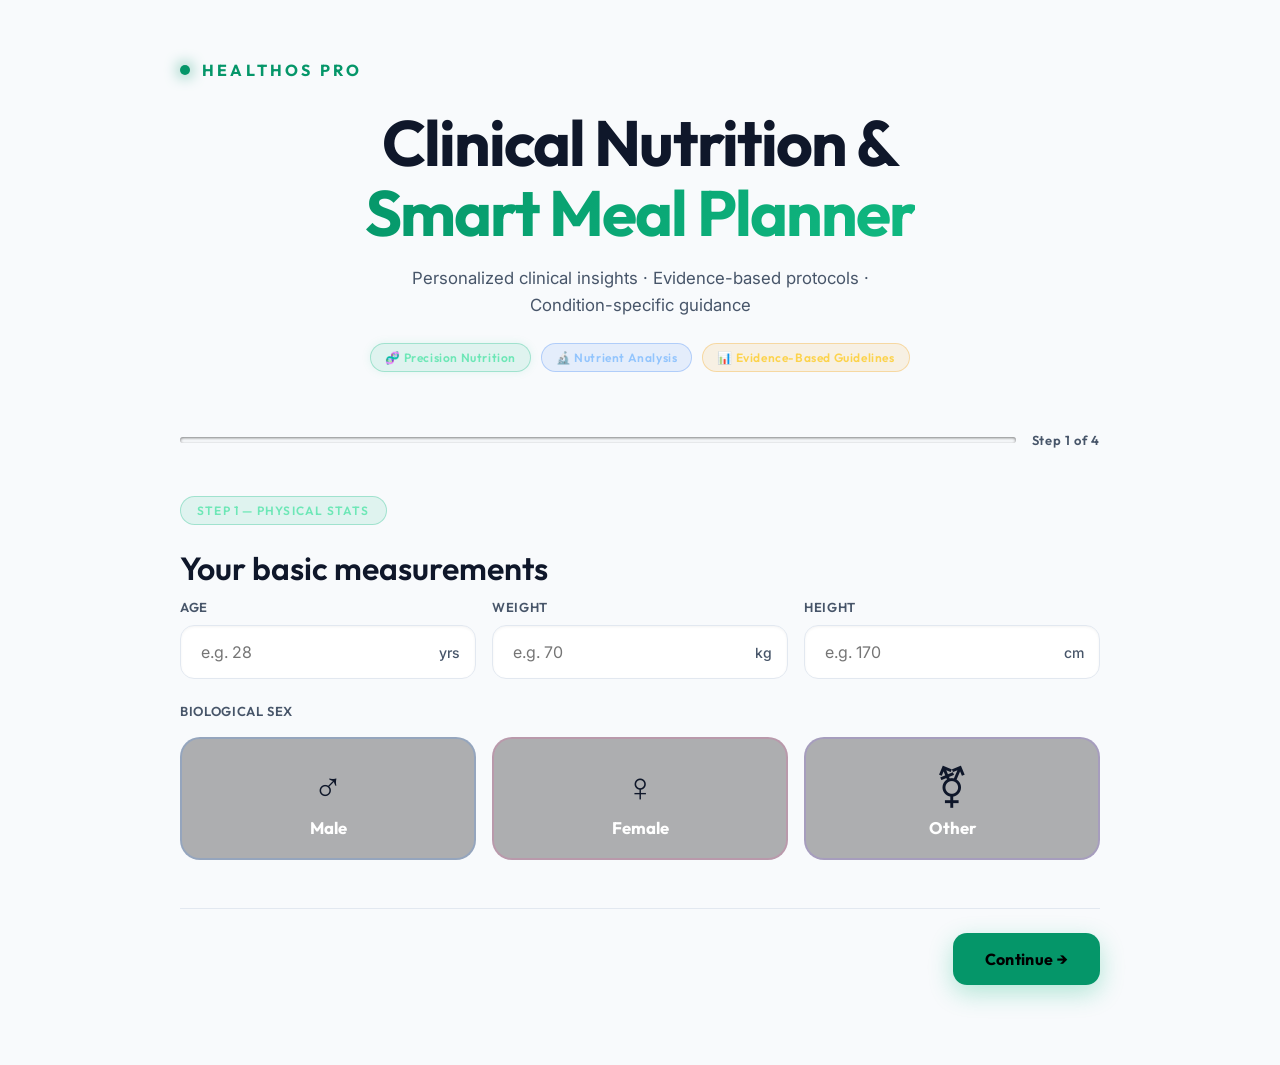
<file: frontend/index.html>
<!DOCTYPE html>
<html lang="en">

<head>
    <meta charset="UTF-8">
    <meta name="viewport" content="width=device-width, initial-scale=1.0">
    <title>HealthOS Pro — AI-Powered Clinical Nutrition</title>
    <link rel="stylesheet" href="styles.css">
    <link
        href="https://fonts.googleapis.com/css2?family=Outfit:wght@300;400;500;600;700;800&family=Inter:ital,wght@0,300;0,400;0,500;1,300&display=swap"
        rel="stylesheet">
</head>

<body>
    <div class="app">
        <header class="header">
            <div style="display: flex; justify-content: space-between; align-items: center; margin-bottom: 28px;">
                <div class="logo" style="margin-bottom: 0;">
                    <div class="logo-dot"></div>
                    <span>HealthOS Pro</span>
                </div>
            </div>
            <h1>Clinical Nutrition &<br><span>Smart Meal Planner</span></h1>
            <p class="subtitle">Personalized clinical insights · Evidence-based protocols · Condition-specific guidance</p>
            <div class="model-strip">
                <div class="mbadge green">🧬 Precision Nutrition</div>
                <div class="mbadge blue">🔬 Nutrient Analysis</div>
                <div class="mbadge amber">📊 Evidence-Based Guidelines</div>
            </div>
        </header>

        <div class="progress-wrap">
            <div class="progress-bar">
                <div class="progress-fill" id="pFill"></div>
            </div>
            <div class="progress-label" id="pLabel">Step 1 of 4</div>
        </div>

        <div class="api-settings" style="display: none;">
            <span class="api-label">AI Model:</span>
            <select id="aiProvider" class="api-select">
                <option value="openrouter">OpenRouter (Free / Gemini)</option>
                <option value="mock">Smart Mock AI (Offline)</option>
            </select>
            <input type="text" id="apiKey" placeholder="API Key (optional - for OpenRouter)" class="api-input">
            <button class="btn-secondary" onclick="saveApiSettings()">Save</button>
            <span class="api-badge" id="apiStatus">AI Ready</span>
        </div>

        <!-- ==================== Step 1 ==================== -->
        <div class="step active" id="step1">
            <div class="step-tag">Step 1 — Physical Stats</div>
            <div class="step-title">Your basic measurements</div>
            <div class="field-row">
                <div class="field-group">
                    <div class="field-label">Age</div>
                    <div class="input-wrap">
                        <input type="number" id="age" placeholder="e.g. 28" min="1" max="120">
                        <span class="unit">yrs</span>
                    </div>
                </div>
                <div class="field-group">
                    <div class="field-label">Weight</div>
                    <div class="input-wrap">
                        <input type="number" id="weight" placeholder="e.g. 70" min="1" max="300">
                        <span class="unit">kg</span>
                    </div>
                </div>
                <div class="field-group">
                    <div class="field-label">Height</div>
                    <div class="input-wrap">
                        <input type="number" id="height" placeholder="e.g. 170" min="50" max="250">
                        <span class="unit">cm</span>
                    </div>
                </div>
            </div>

            <!-- Redesigned Gender Selection -->
            <div class="field-group">
                <div class="field-label">Biological Sex</div>
                <div class="gender-grid">
                    <div class="gender-card male-card" onclick="pickGender('Male', this)">
                        <div class="gender-check-badge">✓</div>
                        <div class="gender-icon">♂</div>
                        <div class="gender-name">Male</div>
                    </div>
                    <div class="gender-card female-card" onclick="pickGender('Female', this)">
                        <div class="gender-check-badge">✓</div>
                        <div class="gender-icon">♀</div>
                        <div class="gender-name">Female</div>
                    </div>
                    <div class="gender-card other-card" onclick="pickGender('Other', this)">
                        <div class="gender-check-badge">✓</div>
                        <div class="gender-icon">⚧</div>
                        <div class="gender-name">Other</div>
                    </div>
                </div>
            </div>

            <div id="e1" class="error-container"></div>
            <div class="nav-row">
                <div></div>
                <button class="btn btn-primary" onclick="go(1,2)">Continue →</button>
            </div>
        </div>

        <!-- ==================== Step 2 ==================== -->
        <div class="step" id="step2">
            <div class="step-tag">Step 2 — Activity Level</div>
            <div class="step-title">How active are you?</div>
            <div class="grid-2" id="actGrid">
                <div class="choice-card" data-val="Sedentary" onclick="pick('activity',this)">
                    <div class="check-badge">✓</div>
                    <div class="choice-icon">🛋️</div>
                    <div class="choice-name">Sedentary</div>
                    <div class="choice-desc">Desk job, little or no exercise</div>
                </div>
                <div class="choice-card" data-val="Lightly Active" onclick="pick('activity',this)">
                    <div class="check-badge">✓</div>
                    <div class="choice-icon">🚶</div>
                    <div class="choice-name">Lightly Active</div>
                    <div class="choice-desc">Light exercise 1–3 days/week</div>
                </div>
                <div class="choice-card" data-val="Moderately Active" onclick="pick('activity',this)">
                    <div class="check-badge">✓</div>
                    <div class="choice-icon">🏃</div>
                    <div class="choice-name">Moderately Active</div>
                    <div class="choice-desc">Moderate exercise 3–5 days/week</div>
                </div>
                <div class="choice-card" data-val="Very Active" onclick="pick('activity',this)">
                    <div class="check-badge">✓</div>
                    <div class="choice-icon">🏋️</div>
                    <div class="choice-name">Very Active</div>
                    <div class="choice-desc">Hard exercise 6–7 days/week</div>
                </div>
                <div class="choice-card" data-val="Extremely Active" onclick="pick('activity',this)">
                    <div class="check-badge">✓</div>
                    <div class="choice-icon">🔥</div>
                    <div class="choice-name">Extremely Active</div>
                    <div class="choice-desc">Physical job or twice-daily training</div>
                </div>
            </div>
            <div id="e2" class="error-container"></div>
            <div class="nav-row">
                <button class="btn btn-ghost" onclick="go(2,1)">← Back</button>
                <button class="btn btn-primary" onclick="go(2,3)">Continue →</button>
            </div>
        </div>

        <!-- ==================== Step 3 ==================== -->
        <div class="step" id="step3">
            <div class="step-tag">Step 3 — Dietary Preference</div>
            <div class="step-title">What do you eat?</div>
            <div class="grid-3" id="dietGrid">
                <div class="choice-card" data-val="Omnivore" onclick="pick('diet',this)">
                    <div class="check-badge">✓</div>
                    <div class="choice-icon">🥗</div>
                    <div class="choice-name">Omnivore</div>
                    <div class="choice-desc">Everything incl. meat</div>
                </div>
                <div class="choice-card" data-val="Vegetarian" onclick="pick('diet',this)">
                    <div class="check-badge">✓</div>
                    <div class="choice-icon">🥦</div>
                    <div class="choice-name">Vegetarian</div>
                    <div class="choice-desc">No meat, includes dairy</div>
                </div>
                <div class="choice-card" data-val="Vegan" onclick="pick('diet',this)">
                    <div class="check-badge">✓</div>
                    <div class="choice-icon">🌱</div>
                    <div class="choice-name">Vegan</div>
                    <div class="choice-desc">Plant-based only</div>
                </div>
                <div class="choice-card" data-val="Pescatarian" onclick="pick('diet',this)">
                    <div class="check-badge">✓</div>
                    <div class="choice-icon">🐟</div>
                    <div class="choice-name">Pescatarian</div>
                    <div class="choice-desc">Vegetarian + seafood</div>
                </div>
                <div class="choice-card" data-val="Keto" onclick="pick('diet',this)">
                    <div class="check-badge">✓</div>
                    <div class="choice-icon">🥑</div>
                    <div class="choice-name">Keto</div>
                    <div class="choice-desc">High fat, very low carb</div>
                </div>
                <div class="choice-card" data-val="Gluten-Free" onclick="pick('diet',this)">
                    <div class="check-badge">✓</div>
                    <div class="choice-icon">🌾</div>
                    <div class="choice-name">Gluten-Free</div>
                    <div class="choice-desc">No gluten grains</div>
                </div>
            </div>
            <div id="e3" class="error-container"></div>
            <div class="nav-row">
                <button class="btn btn-ghost" onclick="go(3,2)">← Back</button>
                <button class="btn btn-primary" onclick="go(3,4)">Continue →</button>
            </div>
        </div>

        <!-- ==================== Step 4 ==================== -->
        <div class="step" id="step4">
            <div class="step-tag">Step 4 — Health Flags</div>
            <div class="step-title">Allergies & chronic conditions</div>
            <div class="field-group">
                <div class="field-label">Food Allergies <span style="font-weight:400;font-size:0.8rem;opacity:0.6;">(optional)</span></div>
                <div class="tag-grid" id="allergyGrid">
                    <div class="tag-chip danger" data-val="Nuts" onclick="tog('allergy',this)">🥜 Nuts</div>
                    <div class="tag-chip danger" data-val="Peanuts" onclick="tog('allergy',this)">🥜 Peanuts</div>
                    <div class="tag-chip danger" data-val="Tree Nuts" onclick="tog('allergy',this)">🌰 Tree Nuts</div>
                    <div class="tag-chip danger" data-val="Dairy" onclick="tog('allergy',this)">🥛 Dairy</div>
                    <div class="tag-chip danger" data-val="Lactose" onclick="tog('allergy',this)">🥛 Lactose</div>
                    <div class="tag-chip danger" data-val="Gluten" onclick="tog('allergy',this)">🍞 Gluten</div>
                    <div class="tag-chip danger" data-val="Wheat" onclick="tog('allergy',this)">🌾 Wheat</div>
                    <div class="tag-chip danger" data-val="Shellfish" onclick="tog('allergy',this)">🦐 Shellfish</div>
                    <div class="tag-chip danger" data-val="Fish" onclick="tog('allergy',this)">🐟 Fish</div>
                    <div class="tag-chip danger" data-val="Eggs" onclick="tog('allergy',this)">🥚 Eggs</div>
                    <div class="tag-chip danger" data-val="Soy" onclick="tog('allergy',this)">🫘 Soy</div>
                    <div class="tag-chip danger" data-val="Sesame" onclick="tog('allergy',this)">🌿 Sesame</div>
                    <div class="tag-chip danger" data-val="Mustard" onclick="tog('allergy',this)">🌻 Mustard</div>
                    <div class="tag-chip danger" data-val="Sulphites" onclick="tog('allergy',this)">⚗️ Sulphites</div>
                    <div class="tag-chip danger" data-val="Lupin" onclick="tog('allergy',this)">🌱 Lupin</div>
                    <div class="tag-chip danger" data-val="Celery" onclick="tog('allergy',this)">🥬 Celery</div>
                    <div class="tag-chip danger" data-val="Molluscs" onclick="tog('allergy',this)">🐚 Molluscs</div>
                    <div class="tag-chip danger" data-val="None" onclick="tog('allergy',this)">✓ None</div>
                </div>
            </div>
            <div class="divider"></div>
            <div class="field-group">
                <div class="field-label">Chronic Conditions</div>
                <div class="tag-grid" id="condGrid">
                    <div class="tag-chip" data-val="Type 2 Diabetes" onclick="tog('condition',this)">Diabetes</div>
                    <div class="tag-chip" data-val="Hypertension" onclick="tog('condition',this)">Hypertension</div>
                    <div class="tag-chip" data-val="High Cholesterol" onclick="tog('condition',this)">Cholesterol</div>
                    <div class="tag-chip" data-val="Thyroid Disorder" onclick="tog('condition',this)">Thyroid</div>
                    <div class="tag-chip" data-val="GERD" onclick="tog('condition',this)">GERD</div>
                    <div class="tag-chip" data-val="Fatty Liver" onclick="tog('condition',this)">Fatty Liver</div>
                    <div class="tag-chip" data-val="Gout" onclick="tog('condition',this)">Gout</div>
                    <div class="tag-chip" data-val="Hypothyroidism" onclick="tog('condition',this)">Hypothyroidism</div>
                    <div class="tag-chip" data-val="Anaemia" onclick="tog('condition',this)">Anaemia</div>
                    <div class="tag-chip" data-val="PCOS" onclick="tog('condition',this)">PCOS</div>
                    <div class="tag-chip" data-val="IBS" onclick="tog('condition',this)">IBS</div>
                    <div class="tag-chip" data-val="Asthma" onclick="tog('condition',this)">Asthma</div>
                    <div class="tag-chip" data-val="Arthritis" onclick="tog('condition',this)">Arthritis</div>
                    <div class="tag-chip" data-val="CKD" onclick="tog('condition',this)">CKD</div>
                    <div class="tag-chip" data-val="Celiac" onclick="tog('condition',this)">Celiac</div>
                    <div class="tag-chip" data-val="Crohns" onclick="tog('condition',this)">Crohn's</div>
                    <div class="tag-chip" data-val="Osteoporosis" onclick="tog('condition',this)">Osteoporosis</div>
                    <div class="tag-chip" data-val="None" onclick="tog('condition',this)">✓ None</div>
                </div>
            </div>
            <div id="e4" class="error-container"></div>
            <div class="nav-row">
                <button class="btn btn-ghost" onclick="go(4,3)">← Back</button>
                <button class="btn btn-primary" onclick="go(4,5)">Generate My Plan</button>
            </div>
        </div>

        <!-- ==================== Step 5: Results ==================== -->
        <div class="step" id="step5">
            <div class="step-tag">✓ Your Personalised Plan</div>
            <div class="step-title">Health Profile & Clinical Insights</div>
            <div class="engine-strip">
                <span><strong>☤ Rule Engine:</strong> Evidence-based limits · <strong>Condition Protocols:</strong>
                    Active · <strong>Indian Food DB:</strong> Enabled</span>
            </div>

            <!-- Stats Card -->
            <div class="result-card">
                <div class="result-label">Physical Stats & Targets</div>
                <div id="physRows"></div>
            </div>

            <!-- Charts Row -->
            <div class="charts-row">
                <div class="result-card chart-card">
                    <div class="result-label">Macro Breakdown</div>
                    <div style="display:flex;align-items:center;justify-content:center;gap:24px;flex-wrap:wrap;">
                        <canvas id="macroChart" width="200" height="200"></canvas>
                        <div class="macro-legend">
                            <div class="legend-item"><span class="legend-dot" style="background:#3b82f6;"></span>Carbs
                            </div>
                            <div class="legend-item"><span class="legend-dot" style="background:#10b981;"></span>Protein
                            </div>
                            <div class="legend-item"><span class="legend-dot" style="background:#f59e0b;"></span>Fat
                            </div>
                        </div>
                    </div>
                </div>
                <div class="result-card chart-card">
                    <div class="result-label">Weekly Calorie Estimate</div>
                    <canvas id="calorieChart" width="380" height="160" style="max-width:100%;"></canvas>
                </div>
            </div>

            <!-- Nutrients -->
            <div class="result-card">
                <div class="result-label">Daily Nutrient Breakdown</div>
                <div class="nutrient-grid" id="nutGrid"></div>
            </div>

            <!-- Condition Banners -->
            <div id="condBanners"></div>

            <!-- Meal Plan Tabs -->
            <div class="result-card">
                <div class="result-label">Meal Plan (Incl. Indian Foods)</div>
                <div class="tab-bar">
                    <button class="tab-btn active" data-tab="daily" onclick="switchTab('daily')">Daily Plan</button>
                    <button class="tab-btn" data-tab="weekly" onclick="switchTab('weekly')">Weekly Overview</button>
                </div>
                <div class="tab-panel active" id="tab-daily"></div>
                <div class="tab-panel" id="tab-weekly"></div>
            </div>

            <!-- Clinical Insights Section -->
            <div class="ai-section">
                <div class="result-label" style="color:var(--accent)">
                    ☤ Clinical Nutrition Insights
                    <span id="aiModelBadge" class="ai-badge-small">Advanced Protocol</span>
                </div>
                <div class="ai-text" id="aiText">
                    <div class="loading-spinner">
                        <div class="dot-spin"></div>
                        <span>Generating personalized clinical protocol...</span>
                    </div>
                </div>
            </div>

            <div class="nav-row">
                <button class="btn btn-ghost" onclick="startOver()">← Start Over</button>
                <button class="btn btn-primary" onclick="window.print()">Save / Print</button>
            </div>
        </div>
    </div>
    <script src="script.js"></script>
</body>

</html>
</file>
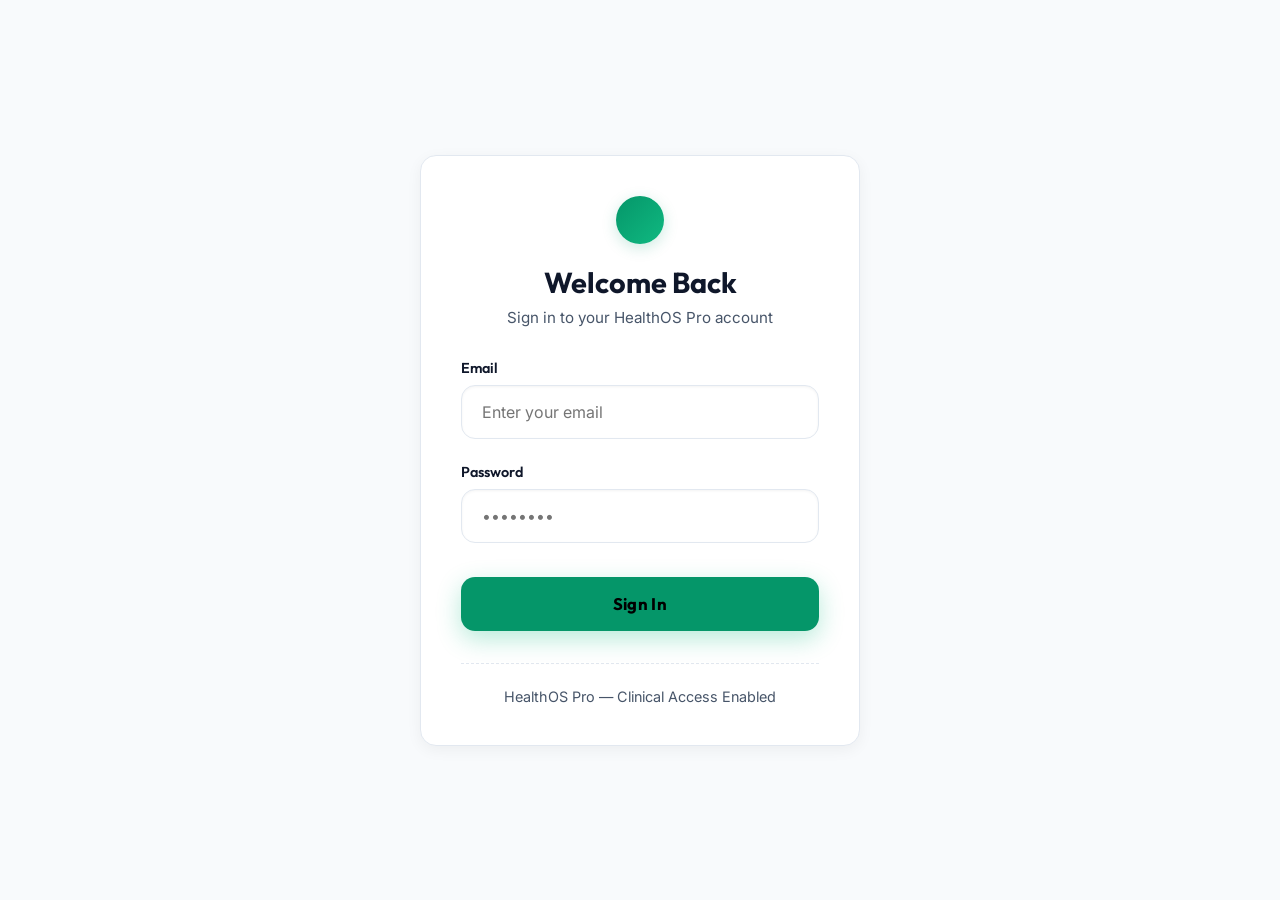
<file: frontend/login.html>
<!DOCTYPE html>
<html lang="en">
<head>
    <meta charset="UTF-8">
    <meta name="viewport" content="width=device-width, initial-scale=1.0">
    <title>HealthOS Pro — Login</title>
    <link rel="stylesheet" href="styles.css">
    <link href="https://fonts.googleapis.com/css2?family=Outfit:wght@300;400;500;600;700&family=Inter:wght@400;500;600&display=swap" rel="stylesheet">
</head>
<body class="login-page">
    <div class="login-wrapper">
        <div class="login-card glass-panel">
            <div class="login-header">
                <div class="logo-dot"></div>
                <h2>Welcome Back</h2>
                <p>Sign in to your HealthOS Pro account</p>
            </div>

            <form id="loginForm" class="login-form">
                <div class="form-group">
                    <label for="email">Email</label>
                    <input type="email" id="email" placeholder="Enter your email" required>
                </div>
                
                <div class="form-group">
                    <label for="password">Password</label>
                    <input type="password" id="password" placeholder="••••••••" required>
                </div>
                
                <div id="loginError" class="error-text"></div>
                
                <button type="submit" class="btn btn-primary btn-full">
                    <span>Sign In</span>
                    <div class="loader" id="loginLoader" style="display:none;"></div>
                </button>
            </form>
            
            <div class="login-footer">
                <p>HealthOS Pro — Clinical Access Enabled</p>
            </div>
        </div>
    </div>
    
    <!-- Background decorative elements -->
    <div class="bg-shape shape-1"></div>
    <div class="bg-shape shape-2"></div>
    <div class="bg-shape shape-3"></div>

    <script src="login.js"></script>
</body>
</html>
</file>
<file: frontend/styles.css>
:root {
    --bg: #f8fafc;
    --surface: #ffffff;
    --surface2: #f1f5f9;
    --border: #e2e8f0;
    --accent: #059669;
    --accent2: #2563eb;
    --accent3: #dc2626;
    --amber: #d97706;
    --purple: #7c3aed;
    --text: #0f172a;
    --text-muted: #475569;
    --text-dim: #64748b;
    --radius: 16px;
    --glow: 0 0 15px rgba(5, 150, 105, 0.1);
    --glass-shadow: 0 4px 15px 0 rgba(0, 0, 0, 0.05);
    --glass-border: 1px solid #e2e8f0;
}

* {
    box-sizing: border-box;
    margin: 0;
    padding: 0;
}

body {
    background: var(--bg);
    color: var(--text);
    font-family: 'Inter', sans-serif;
    min-height: 100vh;
    overflow-x: hidden;
    position: relative;
    -webkit-font-smoothing: antialiased;
}

/* Background element removed for light mode */

h1, h2, h3, h4, .step-title {
    font-family: 'Outfit', sans-serif;
}

.app {
    position: relative;
    z-index: 1;
    max-width: 960px;
    margin: 0 auto;
    padding: 60px 20px 80px;
}

/* Glass panel utility */
.glass-panel {
    background: var(--surface);
    backdrop-filter: blur(16px);
    -webkit-backdrop-filter: blur(16px);
    border: var(--glass-border);
    border-radius: var(--radius);
    box-shadow: var(--glass-shadow);
}

.header {
    text-align: center;
    margin-bottom: 60px;
    animation: fadeDown 0.8s ease both;
}

.logo {
    display: inline-flex;
    align-items: center;
    gap: 12px;
    margin-bottom: 24px;
    font-family: 'Outfit', sans-serif;
    font-weight: 700;
    font-size: 16px;
    letter-spacing: 0.2em;
    text-transform: uppercase;
    color: var(--accent);
}

.logo-dot {
    width: 10px;
    height: 10px;
    background: var(--accent);
    border-radius: 50%;
    box-shadow: 0 0 15px var(--accent);
    animation: blink 2s ease-in-out infinite;
}

@keyframes blink {
    0%, 100% { opacity: 1; box-shadow: 0 0 15px var(--accent); }
    50% { opacity: 0.4; box-shadow: 0 0 5px var(--accent); }
}

h1 {
    font-size: clamp(2.5rem, 6vw, 4rem);
    font-weight: 700;
    line-height: 1.1;
    letter-spacing: -0.03em;
    margin-bottom: 16px;
    color: var(--text);
}

h1 span {
    background: linear-gradient(135deg, var(--accent) 0%, #10b981 100%);
    background-clip: text;
    -webkit-background-clip: text;
    -webkit-text-fill-color: transparent;
}

.subtitle {
    font-size: 1.05rem;
    color: var(--text-muted);
    font-weight: 400;
    max-width: 500px;
    margin: 0 auto;
    line-height: 1.6;
}

.model-strip {
    display: flex;
    align-items: center;
    justify-content: center;
    gap: 10px;
    flex-wrap: wrap;
    margin-top: 24px;
}

.mbadge {
    display: inline-flex;
    align-items: center;
    gap: 6px;
    border-radius: 99px;
    padding: 6px 14px;
    font-size: 12px;
    font-family: 'Outfit', sans-serif;
    font-weight: 600;
    letter-spacing: 0.05em;
    backdrop-filter: blur(8px);
}

.mbadge.purple {
    background: rgba(139, 92, 246, 0.1);
    border: 1px solid rgba(139, 92, 246, 0.3);
    color: #c4b5fd;
    box-shadow: 0 0 10px rgba(139, 92, 246, 0.1);
}

.mbadge.green {
    background: rgba(16, 185, 129, 0.1);
    border: 1px solid rgba(16, 185, 129, 0.3);
    color: #6ee7b7;
    box-shadow: 0 0 10px rgba(16, 185, 129, 0.1);
}

.mbadge.blue {
    background: rgba(59, 130, 246, 0.1);
    border: 1px solid rgba(59, 130, 246, 0.3);
    color: #93c5fd;
}

.mbadge.amber {
    background: rgba(245, 158, 11, 0.1);
    border: 1px solid rgba(245, 158, 11, 0.3);
    color: #fcd34d;
}

/* Progress bar */
.progress-wrap {
    display: flex;
    align-items: center;
    gap: 16px;
    margin-bottom: 48px;
    animation: fadeUp 0.6s ease 0.2s both;
}

.progress-bar {
    flex: 1;
    height: 6px;
    background: rgba(255, 255, 255, 0.05);
    border-radius: 99px;
    overflow: hidden;
    box-shadow: inset 0 1px 3px rgba(0,0,0,0.5);
}

.progress-fill {
    height: 100%;
    background: linear-gradient(90deg, var(--accent), #34d399);
    border-radius: 99px;
    transition: width 0.6s cubic-bezier(0.16, 1, 0.3, 1);
    width: 0%;
    box-shadow: 0 0 10px var(--accent);
}

.progress-label {
    font-family: 'Outfit', sans-serif;
    font-size: 13px;
    font-weight: 600;
    color: var(--text-muted);
    letter-spacing: 0.05em;
    white-space: nowrap;
}

.step {
    display: none;
    animation: slideIn 0.5s cubic-bezier(0.16, 1, 0.3, 1) both;
}

.step.active {
    display: block;
}

@keyframes slideIn {
    from { opacity: 0; transform: translateX(40px) scale(0.98); }
    to { opacity: 1; transform: translateX(0) scale(1); }
}

.step-tag {
    display: inline-flex;
    align-items: center;
    gap: 8px;
    background: rgba(16, 185, 129, 0.1);
    border: 1px solid rgba(16, 185, 129, 0.3);
    border-radius: 99px;
    padding: 6px 16px;
    font-size: 12px;
    font-family: 'Outfit', sans-serif;
    font-weight: 600;
    letter-spacing: 0.1em;
    text-transform: uppercase;
    color: #6ee7b7;
    margin-bottom: 24px;
}

.step-title {
    font-size: 2rem;
    font-weight: 600;
    margin-bottom: 12px;
    line-height: 1.2;
    color: var(--text);
}

.step-desc {
    font-size: 1rem;
    color: var(--text-muted);
    margin-bottom: 32px;
    line-height: 1.6;
}

.grid-2, .grid-3 {
    display: grid;
    gap: 16px;
}

.grid-2 { grid-template-columns: repeat(2, 1fr); }
.grid-3 { grid-template-columns: repeat(3, 1fr); }

@media (max-width: 640px) {
    .grid-2 { grid-template-columns: 1fr; }
    .grid-3 { grid-template-columns: repeat(2, 1fr); }
}

@media (max-width: 480px) {
    .grid-3 { grid-template-columns: 1fr; }
}

.field-group {
    display: flex;
    flex-direction: column;
    gap: 10px;
    margin-bottom: 24px;
}

.field-label {
    font-size: 13px;
    font-family: 'Outfit', sans-serif;
    font-weight: 600;
    letter-spacing: 0.05em;
    text-transform: uppercase;
    color: var(--text-muted);
}

.field-row {
    display: grid;
    grid-template-columns: repeat(3, 1fr);
    gap: 16px;
}

@media (max-width: 640px) {
    .field-row { grid-template-columns: 1fr; }
}

.input-wrap { position: relative; }

.input-wrap .unit {
    position: absolute;
    right: 16px;
    top: 50%;
    transform: translateY(-50%);
    font-size: 14px;
    color: var(--text-muted);
    font-weight: 500;
    pointer-events: none;
}

input[type="number"],
input[type="text"],
input[type="email"],
input[type="password"],
select {
    width: 100%;
    background: #ffffff;
    border: 1px solid var(--border);
    border-radius: 14px;
    padding: 16px 20px;
    color: var(--text);
    font-family: 'Inter', sans-serif;
    font-size: 1rem;
    outline: none;
    transition: all 0.3s cubic-bezier(0.16, 1, 0.3, 1);
    box-shadow: inset 0 1px 3px rgba(0,0,0,0.05);
}

input:focus, select:focus {
    border-color: var(--accent);
    background: #f8fafc;
    box-shadow: 0 0 0 4px rgba(5, 150, 105, 0.1), inset 0 1px 3px rgba(0,0,0,0.05);
    transform: translateY(-1px);
}

.choice-card {
    background: var(--surface);
    border: 1px solid var(--border);
    border-radius: var(--radius);
    padding: 20px;
    cursor: pointer;
    transition: all 0.3s cubic-bezier(0.16, 1, 0.3, 1);
    position: relative;
    overflow: hidden;
    box-shadow: 0 2px 8px rgba(0,0,0,0.03);
}

.choice-card:hover {
    border-color: #cbd5e1;
    transform: translateY(-3px);
    box-shadow: 0 10px 20px rgba(0,0,0,0.06);
}

.choice-card.selected {
    border-color: var(--accent);
    background: rgba(16, 185, 129, 0.08);
    box-shadow: 0 0 0 1px var(--accent), var(--glow), 0 10px 20px rgba(0,0,0,0.2);
    transform: translateY(-3px);
}

.check-badge {
    position: absolute;
    top: 14px;
    right: 14px;
    width: 24px;
    height: 24px;
    background: var(--accent);
    border-radius: 50%;
    display: flex;
    align-items: center;
    justify-content: center;
    opacity: 0;
    transition: opacity 0.3s, transform 0.3s;
    color: #000;
    font-size: 14px;
    font-weight: 700;
    transform: scale(0.5);
}

.choice-card.selected .check-badge {
    opacity: 1;
    transform: scale(1);
}

.choice-name {
    font-family: 'Outfit', sans-serif;
    font-weight: 600;
    font-size: 1.05rem;
    color: var(--text);
    margin-bottom: 6px;
}

.choice-desc {
    font-size: 0.85rem;
    color: var(--text-muted);
    line-height: 1.5;
}

.tag-grid {
    display: flex;
    flex-wrap: wrap;
    gap: 12px;
}

.tag-chip {
    padding: 10px 18px;
    background: var(--surface);
    border: 1px solid var(--border);
    border-radius: 99px;
    font-size: 0.9rem;
    font-weight: 500;
    cursor: pointer;
    transition: all 0.3s;
    box-shadow: 0 1px 3px rgba(0,0,0,0.05);
}

.tag-chip:hover {
    border-color: rgba(16, 185, 129, 0.4);
    background: rgba(16, 185, 129, 0.05);
    transform: translateY(-2px);
}

.tag-chip.selected {
    background: rgba(16, 185, 129, 0.15);
    border-color: var(--accent);
    color: #6ee7b7;
    box-shadow: 0 4px 12px rgba(16, 185, 129, 0.2);
}

.tag-chip.danger.selected {
    background: rgba(239, 68, 68, 0.15);
    border-color: var(--accent3);
    color: #fca5a5;
    box-shadow: 0 4px 12px rgba(239, 68, 68, 0.2);
}

.btn {
    font-family: 'Outfit', sans-serif;
    font-weight: 600;
    font-size: 1rem;
    letter-spacing: 0.02em;
    border: none;
    border-radius: 14px;
    padding: 16px 32px;
    cursor: pointer;
    transition: all 0.3s cubic-bezier(0.16, 1, 0.3, 1);
    display: inline-flex;
    align-items: center;
    justify-content: center;
    gap: 10px;
    text-decoration: none;
}

.btn-ghost {
    background: transparent;
    color: var(--text-muted);
    border: 1px solid var(--border);
}

.btn-ghost:hover {
    border-color: rgba(255, 255, 255, 0.3);
    color: #fff;
    background: rgba(255, 255, 255, 0.05);
}

.btn-primary {
    background: linear-gradient(135deg, var(--accent) 0%, #059669 100%);
    color: #000;
    box-shadow: 0 8px 25px rgba(16, 185, 129, 0.3);
    font-weight: 700;
}

.btn-primary:hover {
    transform: translateY(-2px);
    box-shadow: 0 12px 30px rgba(16, 185, 129, 0.4);
    background: linear-gradient(135deg, #34d399 0%, var(--accent) 100%);
}

.btn-primary:active {
    transform: translateY(1px);
}

.btn-full {
    width: 100%;
}

.btn-secondary {
    background: var(--surface);
    color: var(--text);
    border: 1px solid var(--border);
    padding: 8px 16px;
    font-size: 0.85rem;
    border-radius: 10px;
    cursor: pointer;
    box-shadow: 0 1px 3px rgba(0,0,0,0.05);
}

.btn-secondary:hover {
    background: rgba(255, 255, 255, 0.15);
}

.nav-row {
    display: flex;
    align-items: center;
    justify-content: space-between;
    margin-top: 48px;
    gap: 16px;
    padding-top: 24px;
    border-top: 1px solid var(--border);
}

.result-card {
    background: var(--surface);
    border: var(--glass-border);
    border-radius: 20px;
    padding: 28px;
    margin-bottom: 20px;
    animation: fadeUp 0.6s ease both;
    backdrop-filter: blur(16px);
    box-shadow: var(--glass-shadow);
}

.result-label {
    font-size: 12px;
    font-family: 'Outfit', sans-serif;
    font-weight: 700;
    letter-spacing: 0.1em;
    text-transform: uppercase;
    color: var(--text-muted);
    margin-bottom: 20px;
    display: flex;
    align-items: center;
    gap: 12px;
}

.result-label::after {
    content: '';
    flex: 1;
    height: 1px;
    background: linear-gradient(90deg, var(--border), transparent);
}

.result-row {
    display: flex;
    justify-content: space-between;
    padding: 12px 0;
    border-bottom: 1px dashed rgba(255, 255, 255, 0.1);
    font-size: 1rem;
}

.result-row:last-child {
    border-bottom: none;
}

.nutrient-grid {
    display: grid;
    grid-template-columns: repeat(auto-fit, minmax(200px, 1fr));
    gap: 16px;
}

.nutrient-item {
    background: var(--surface2);
    border: 1px solid var(--border);
    border-radius: 16px;
    padding: 16px;
    transition: transform 0.3s;
}

.nutrient-item:hover {
    transform: translateY(-2px);
    background: var(--surface);
    box-shadow: 0 4px 12px rgba(0,0,0,0.05);
}

.nutrient-bar-bg {
    height: 6px;
    background: rgba(255, 255, 255, 0.1);
    border-radius: 99px;
    overflow: hidden;
    margin-top: 10px;
}

.nutrient-bar {
    height: 100%;
    border-radius: 99px;
    transition: width 1s cubic-bezier(0.16, 1, 0.3, 1);
    width: 0;
    background: linear-gradient(90deg, var(--accent2), #60a5fa);
    box-shadow: 0 0 10px rgba(59, 130, 246, 0.5);
}

.condition-banner {
    border-radius: 16px;
    padding: 20px 24px;
    margin-bottom: 20px;
    background: linear-gradient(135deg, rgba(16, 185, 129, 0.1) 0%, rgba(16, 185, 129, 0.02) 100%);
    border: 1px solid rgba(16, 185, 129, 0.2);
    backdrop-filter: blur(10px);
    box-shadow: 0 8px 20px rgba(0,0,0,0.15);
}

.tab-bar {
    display: flex;
    gap: 8px;
    background: rgba(0, 0, 0, 0.3);
    border-radius: 14px;
    padding: 6px;
    margin-bottom: 24px;
    border: 1px solid var(--border);
}

.tab-btn {
    flex: 1;
    padding: 12px;
    background: transparent;
    color: var(--text-muted);
    font-family: 'Outfit', sans-serif;
    font-weight: 600;
    border-radius: 10px;
    cursor: pointer;
    transition: all 0.3s;
    border: none;
}

.tab-btn:hover:not(.active) {
    background: rgba(255, 255, 255, 0.05);
    color: #fff;
}

.tab-btn.active {
    background: rgba(255, 255, 255, 0.1);
    color: #fff;
    box-shadow: 0 4px 12px rgba(0,0,0,0.1);
    border: 1px solid rgba(255, 255, 255, 0.05);
}

.tab-panel { display: none; }
.tab-panel.active { display: block; animation: fadeUp 0.4s ease; }

.day-card {
    background: rgba(0, 0, 0, 0.2);
    border: 1px solid rgba(255, 255, 255, 0.05);
    border-radius: 16px;
    padding: 20px;
    margin-bottom: 16px;
}

.meal-row {
    display: flex;
    gap: 16px;
    padding: 12px 0;
    border-bottom: 1px solid rgba(255, 255, 255, 0.05);
}

.meal-row:last-child {
    border-bottom: none;
}

.meal-time {
    font-size: 0.85rem;
    color: var(--text-muted);
    min-width: 80px;
    font-weight: 500;
}

.engine-strip {
    background: var(--surface2);
    border: 1px solid var(--border);
    border-radius: 12px;
    padding: 12px 16px;
    margin-bottom: 20px;
    font-size: 0.85rem;
    color: var(--text-muted);
}

.ai-section {
    background: var(--surface2);
    border: 1px solid var(--border);
    border-radius: 20px;
    padding: 32px;
    animation: fadeUp 0.6s ease 0.4s both;
    box-shadow: 0 4px 15px rgba(0,0,0,0.05);
}

.ai-text {
    font-size: 1rem;
    line-height: 1.8;
    color: var(--text-muted);
}

.ai-text strong {
    color: var(--text);
    font-weight: 600;
}

.api-settings {
    background: var(--surface);
    border: var(--glass-border);
    backdrop-filter: blur(12px);
    border-radius: 16px;
    padding: 16px 24px;
    margin-bottom: 32px;
    display: flex;
    gap: 16px;
    align-items: center;
    flex-wrap: wrap;
    box-shadow: 0 8px 24px rgba(0,0,0,0.15);
}

.api-label {
    font-size: 0.85rem;
    font-family: 'Outfit', sans-serif;
    color: var(--text-dim);
    font-weight: 500;
}

.api-select, .api-input {
    background: rgba(0, 0, 0, 0.4);
    border: 1px solid rgba(255, 255, 255, 0.1);
    border-radius: 10px;
    padding: 10px 16px;
    color: #fff;
    font-size: 0.9rem;
}

.api-input {
    flex: 2;
    min-width: 250px;
}

.api-badge, .ai-badge-small {
    font-size: 0.8rem;
    color: #6ee7b7;
    background: rgba(16, 185, 129, 0.15);
    padding: 6px 12px;
    border-radius: 99px;
    font-weight: 600;
    border: 1px solid rgba(16, 185, 129, 0.3);
}

.ai-badge-small {
    font-size: 11px;
    margin-left: 12px;
}

.loading-spinner {
    display: flex;
    align-items: center;
    gap: 16px;
    color: var(--text-muted);
}

.dot-spin {
    width: 24px;
    height: 24px;
    border: 3px solid rgba(255, 255, 255, 0.1);
    border-top-color: var(--accent);
    border-radius: 50%;
    animation: spin 0.8s cubic-bezier(0.5, 0, 0.5, 1) infinite;
}

@keyframes spin {
    to { transform: rotate(360deg); }
}

.error-container { margin-top: 16px; }

.error-msg {
    background: rgba(239, 68, 68, 0.15);
    border: 1px solid rgba(239, 68, 68, 0.3);
    border-radius: 12px;
    padding: 14px 20px;
    font-size: 0.9rem;
    color: #fca5a5;
    display: flex;
    align-items: center;
    gap: 10px;
    animation: fadeUp 0.3s ease;
}

.error-text {
    display: none;
    color: #fca5a5;
    background: rgba(239, 68, 68, 0.15);
    border: 1px solid rgba(239, 68, 68, 0.3);
    padding: 10px;
    border-radius: 8px;
    font-size: 0.85rem;
    margin-top: 5px;
}

/* =========================================
   LOGIN PAGE SPECIFIC STYLES
   ========================================= */

body.login-page {
    display: flex;
    align-items: center;
    justify-content: center;
    padding: 20px;
}

.login-wrapper {
    width: 100%;
    max-width: 440px;
    z-index: 10;
    position: relative;
    animation: fadeUp 0.6s cubic-bezier(0.16, 1, 0.3, 1) both;
}

.login-card {
    padding: 40px;
}

.login-header {
    text-align: center;
    margin-bottom: 32px;
}

.login-header .logo-dot {
    width: 48px;
    height: 48px;
    margin: 0 auto 20px;
    background: linear-gradient(135deg, var(--accent) 0%, #10b981 100%);
    box-shadow: 0 4px 15px rgba(5, 150, 105, 0.2);
}

.login-header h2 {
    font-size: 1.8rem;
    font-weight: 700;
    color: var(--text);
    margin-bottom: 8px;
}

.login-header p {
    color: var(--text-muted);
    font-size: 0.95rem;
}

.login-form .form-group {
    margin-bottom: 24px;
}

.login-form label {
    display: block;
    margin-bottom: 8px;
    font-size: 0.9rem;
    font-family: 'Outfit', sans-serif;
    color: var(--text);
    font-weight: 600;
}

.login-form .btn {
    margin-top: 10px;
    height: 54px;
    font-size: 1.05rem;
}

.login-footer {
    margin-top: 32px;
    text-align: center;
    border-top: 1px dashed var(--border);
    padding-top: 24px;
}

.login-footer p {
    color: var(--text-muted);
    font-size: 0.9rem;
}

.login-footer a {
    color: var(--accent);
    text-decoration: none;
    font-weight: 500;
    transition: color 0.2s;
}

.login-footer a:hover {
    color: #6ee7b7;
    text-decoration: underline;
}

.api-note {
    margin-top: 16px;
    font-size: 0.8rem;
    color: var(--text-dim);
    background: rgba(255, 255, 255, 0.05);
    padding: 8px;
    border-radius: 8px;
}

/* Loader */
.loader {
    width: 20px;
    height: 20px;
    border: 2px solid rgba(0, 0, 0, 0.2);
    border-top-color: #000;
    border-radius: 50%;
    animation: spin 0.8s linear infinite;
}

/* Background Shapes */
.bg-shape {
    display: none;
}
/* Animations */
@keyframes fadeDown {
    from { opacity: 0; transform: translateY(-20px); }
    to { opacity: 1; transform: translateY(0); }
}

@keyframes fadeUp {
    from { opacity: 0; transform: translateY(20px); }
    to { opacity: 1; transform: translateY(0); }
}

.divider {
    height: 1px;
    background: linear-gradient(90deg, transparent, rgba(255,255,255,0.1), transparent);
    margin: 32px 0;
}

table.week-table {
    width: 100%;
    border-collapse: collapse;
}

.week-table th {
    font-family: 'Outfit', sans-serif;
    font-weight: 600;
    font-size: 0.8rem;
    color: var(--text-muted);
    padding: 12px;
    text-align: left;
    border-bottom: 2px solid rgba(255, 255, 255, 0.05);
}

.week-table td {
    padding: 16px 12px;
    border-bottom: 1px solid rgba(255, 255, 255, 0.05);
    color: #e2e8f0;
}

.week-table tr:hover td {
    background: rgba(255, 255, 255, 0.02);
}

.week-row-even td {
    background: rgba(255, 255, 255, 0.01);
}

/* =========================================
   GENDER CARD SELECTOR
   ========================================= */

.gender-grid {
    display: flex;
    gap: 16px;
    margin-top: 8px;
}

@media (max-width: 480px) {
    .gender-grid { flex-direction: column; }
}

.gender-card {
    flex: 1;
    position: relative;
    background: rgba(0, 0, 0, 0.3);
    border-radius: 20px;
    padding: 28px 16px 20px;
    cursor: pointer;
    text-align: center;
    border: 2px solid transparent;
    transition: all 0.35s cubic-bezier(0.16, 1, 0.3, 1);
    backdrop-filter: blur(10px);
    overflow: hidden;
}

.gender-card::before {
    content: '';
    position: absolute;
    inset: 0;
    border-radius: 18px;
    opacity: 0;
    transition: opacity 0.3s;
}

.gender-card:hover {
    transform: translateY(-4px);
    box-shadow: 0 12px 30px rgba(0,0,0,0.3);
}

.gender-icon {
    font-size: 2.5rem;
    margin-bottom: 10px;
    line-height: 1;
    transition: transform 0.3s;
}

.gender-card:hover .gender-icon {
    transform: scale(1.15);
}

.gender-name {
    font-family: 'Outfit', sans-serif;
    font-size: 1.05rem;
    font-weight: 700;
    color: #fff;
}

.gender-check-badge {
    position: absolute;
    top: 12px;
    right: 12px;
    width: 24px;
    height: 24px;
    border-radius: 50%;
    display: flex;
    align-items: center;
    justify-content: center;
    font-size: 14px;
    font-weight: 700;
    color: #000;
    opacity: 0;
    transform: scale(0.5);
    transition: opacity 0.3s, transform 0.3s;
}

.gender-card.selected .gender-check-badge {
    opacity: 1;
    transform: scale(1);
}

/* Male */
.male-card { border-color: rgba(59, 130, 246, 0.2); }
.male-card::before { background: linear-gradient(135deg, rgba(59,130,246,0.1), rgba(59,130,246,0.03)); }
.male-card:hover { border-color: rgba(59, 130, 246, 0.5); }
.male-card.selected {
    border-color: #3b82f6;
    background: rgba(59, 130, 246, 0.12);
    box-shadow: 0 0 0 2px rgba(59,130,246,0.3), 0 12px 30px rgba(0,0,0,0.3);
}
.male-card .gender-check-badge { background: #3b82f6; }
.male-card.selected .gender-icon { color: #93c5fd; }

/* Female */
.female-card { border-color: rgba(236, 72, 153, 0.2); }
.female-card::before { background: linear-gradient(135deg, rgba(236,72,153,0.1), rgba(236,72,153,0.03)); }
.female-card:hover { border-color: rgba(236, 72, 153, 0.5); }
.female-card.selected {
    border-color: #ec4899;
    background: rgba(236, 72, 153, 0.12);
    box-shadow: 0 0 0 2px rgba(236,72,153,0.3), 0 12px 30px rgba(0,0,0,0.3);
}
.female-card .gender-check-badge { background: #ec4899; }
.female-card.selected .gender-icon { color: #f9a8d4; }

/* Other */
.other-card { border-color: rgba(139, 92, 246, 0.2); }
.other-card::before { background: linear-gradient(135deg, rgba(139,92,246,0.1), rgba(139,92,246,0.03)); }
.other-card:hover { border-color: rgba(139, 92, 246, 0.5); }
.other-card.selected {
    border-color: #8b5cf6;
    background: rgba(139, 92, 246, 0.12);
    box-shadow: 0 0 0 2px rgba(139,92,246,0.3), 0 12px 30px rgba(0,0,0,0.3);
}
.other-card .gender-check-badge { background: #8b5cf6; }
.other-card.selected .gender-icon { color: #c4b5fd; }

/* =========================================
   CHARTS
   ========================================= */

.charts-row {
    display: grid;
    grid-template-columns: 240px 1fr;
    gap: 20px;
    margin-bottom: 20px;
}

@media (max-width: 700px) {
    .charts-row {
        grid-template-columns: 1fr;
    }
}

.chart-card {
    display: flex;
    flex-direction: column;
}

.macro-legend {
    display: flex;
    flex-direction: column;
    gap: 14px;
}

.legend-item {
    display: flex;
    align-items: center;
    gap: 10px;
    font-size: 0.95rem;
    color: var(--text-muted);
    font-weight: 500;
}

.legend-dot {
    width: 14px;
    height: 14px;
    border-radius: 50%;
    display: inline-block;
    flex-shrink: 0;
    box-shadow: 0 0 8px currentColor;
}

/* =========================================
   CONDITION BANNER VARIANTS
   ========================================= */

.condition-banner {
    font-size: 0.95rem;
    line-height: 1.6;
}

.cb-red { background: rgba(239, 68, 68, 0.08); border-color: rgba(239, 68, 68, 0.25); }
.cb-orange { background: rgba(249, 115, 22, 0.08); border-color: rgba(249, 115, 22, 0.25); }
.cb-yellow { background: rgba(245, 158, 11, 0.08); border-color: rgba(245, 158, 11, 0.25); }
.cb-blue { background: rgba(59, 130, 246, 0.08); border-color: rgba(59, 130, 246, 0.25); }
.cb-green { background: rgba(16, 185, 129, 0.08); border-color: rgba(16, 185, 129, 0.25); }
.cb-purple { background: rgba(139, 92, 246, 0.08); border-color: rgba(139, 92, 246, 0.25); }

/* =========================================
   MEAL TIME BADGES
   ========================================= */

.meal-row {
    display: flex;
    gap: 16px;
    padding: 14px 0;
    border-bottom: 1px dashed rgba(255, 255, 255, 0.07);
    align-items: center;
}

.meal-time-badge {
    flex-shrink: 0;
    font-size: 0.8rem;
    font-family: 'Outfit', sans-serif;
    font-weight: 600;
    padding: 5px 12px;
    border-radius: 99px;
    min-width: 110px;
    text-align: center;
}

.breakfast-badge { background: #0f172a; color: #ffffff; }
.lunch-badge { background: #0f172a; color: #ffffff; }
.snack-badge { background: #0f172a; color: #ffffff; }
.dinner-badge { background: #0f172a; color: #ffffff; }

.meal-info { flex: 1; }
.meal-name { font-size: 0.95rem; font-weight: 500; color: #fff; }
.meal-cal { font-size: 0.8rem; color: var(--text-muted); margin-top: 3px; }

.day-header-label {
    font-family: 'Outfit', sans-serif;
    font-weight: 700;
    font-size: 1rem;
    color: var(--text-muted);
    margin-bottom: 16px;
    padding-bottom: 12px;
    border-bottom: 1px dashed rgba(255, 255, 255, 0.08);
}

.choice-icon {
    font-size: 1.6rem;
    margin-bottom: 8px;
}

/* =========================================
   WEEKLY PLAN TABLE
   ========================================= */
.week-table {
    width: 100%;
    border-collapse: collapse;
    font-size: 0.88rem;
}

.week-table thead tr {
    background: linear-gradient(135deg, var(--accent), #10b981);
}

.week-table thead th {
    padding: 12px 14px;
    color: #fff;
    font-family: 'Outfit', sans-serif;
    font-weight: 700;
    text-align: left;
    font-size: 0.82rem;
    letter-spacing: 0.04em;
    white-space: nowrap;
}

.week-table tbody tr {
    border-bottom: 1px solid var(--border);
    transition: background 0.2s;
}

.week-table tbody tr:hover {
    background: rgba(5, 150, 105, 0.06) !important;
}

.week-table tbody .week-row-even {
    background: rgba(241, 245, 249, 0.7);
}

.week-table td {
    padding: 11px 14px;
    vertical-align: middle;
    line-height: 1.4;
    color: #1e293b;
}

/* =========================================
   INTERACTIVE ELEMENTS
   ========================================= */

/* Swap buttons */
.swap-btn {
    background: rgba(255, 255, 255, 0.1);
    border: 1px solid rgba(255, 255, 255, 0.2);
    border-radius: 6px;
    padding: 2px 6px;
    cursor: pointer;
    font-size: 0.8rem;
    transition: all 0.2s;
    display: flex;
    align-items: center;
    justify-content: center;
}
.swap-btn:hover { background: rgba(255, 255, 255, 0.2); }

.swap-btn-mini {
    background: transparent;
    border: none;
    cursor: pointer;
    font-size: 0.75rem;
    opacity: 0.6;
    padding: 2px;
}
.swap-btn-mini:hover { opacity: 1; }

/* Meal layout updates */
.meal-name-row { display: flex; align-items: center; justify-content: space-between; gap: 8px; width: 100%; }
/* Meal layout updates */
.meal-name-row { display: flex; align-items: center; justify-content: space-between; gap: 8px; width: 100%; }

/* Week Table cell update */
.week-meal-cell { display: flex; align-items: center; justify-content: space-between; gap: 8px; width: 100%; min-width: 120px; }

/* =========================================
   PRINT / SAVE AS PDF STYLES
   ========================================= */
@media print {
    /* Hide all UI chrome */
    .header,
    .progress-wrap,
    .api-settings,
    .nav-row,
    .tab-bar,
    .step-tag,
    .engine-strip,
    .logout-btn,
    .swap-btn,
    .swap-btn-mini {
        display: none !important;
    }

    /* Remove page padding */
    .app {
        padding: 0 !important;
        max-width: 100% !important;
    }

    /* Force white background */
    body, .app {
        background: #fff !important;
        color: #111 !important;
    }

    /* Show all tab panels so full meal plan prints */
    .tab-panel {
        display: block !important;
        margin-bottom: 40px;
        page-break-after: auto;
    }
    
    #tab-daily::before { content: "Daily Recommended Meal Plan"; display: block; font-family: 'Outfit'; font-weight: 700; font-size: 1.4rem; margin-bottom: 20px; color: var(--accent); }
    #tab-weekly::before { content: "Weekly Meal Overview"; display: block; font-family: 'Outfit'; font-weight: 700; font-size: 1.4rem; margin-top: 40px; margin-bottom: 20px; color: var(--accent); page-break-before: always; }

    /* Branded Header/Footer */
    .app::before {
        content: "HealthOS Pro — Personalized Clinical Nutrition Architecture";
        display: block;
        text-align: center;
        font-family: 'Outfit';
        font-weight: 700;
        font-size: 1rem;
        padding-bottom: 10px;
        margin-bottom: 30px;
        border-bottom: 2px solid var(--accent);
        color: var(--accent);
    }
    .app::after {
        content: "Clinical Support Document — generated on " attr(data-date) " — visit healthos.pro for updates";
        display: block;
        text-align: center;
        font-size: 0.75rem;
        color: #666;
        margin-top: 40px;
        padding-top: 20px;
        border-top: 1px solid #ddd;
    }

    /* Prevent cards from breaking across pages */
    .day-card {
        break-inside: avoid;
        page-break-inside: avoid;
        box-shadow: none !important;
        border: 1px solid #eee !important;
        background: #fafafa !important;
        color: #222 !important;
    }

    /* Make text readable on white */
    .result-row,
    .ai-text,
    .meal-name,
    .meal-time,
    .choice-name,
    .week-table td {
        color: #222 !important;
    }

    /* Nutrient bar backgrounds visible on white */
    .nutrient-bar-bg {
        background: #eee !important;
    }
}

/* =========================================
   TODAY'S RECOMMENDED MEALS HIGHLIGHTING
   ========================================= */

.day-card {
    background: #ffffff;
    border: 2px solid #bbf7d0;
    border-radius: 20px;
    padding: 30px;
    margin-bottom: 24px;
    box-shadow: 0 10px 25px rgba(5, 150, 105, 0.08);
    position: relative;
    overflow: hidden;
}

.day-card::before {
    content: '';
    position: absolute;
    top: 0;
    left: 0;
    width: 100%;
    height: 4px;
    background: linear-gradient(90deg, #059669, #34d399);
}

.day-header-label {
    font-family: 'Outfit';
    font-weight: 700;
    font-size: 1.2rem;
    color: #064e3b;
    margin-bottom: 24px;
    display: flex;
    align-items: center;
    gap: 10px;
}

.day-header-label::after {
    content: '🏆';
    font-size: 1.2rem;
}

.meal-row {
    display: flex;
    align-items: center;
    gap: 20px;
    padding: 20px 0;
    border-bottom: 1px dashed #e2e8f0;
}

.meal-row:last-child {
    border-bottom: none;
}

.meal-time-badge {
    padding: 8px 16px;
    border-radius: 12px;
    font-size: 0.85rem;
    font-weight: 700;
    min-width: 110px;
    text-align: center;
    box-shadow: 0 4px 10px rgba(0,0,0,0.03);
}

.breakfast-badge { background: #0f172a !important; color: #ffffff !important; }
.lunch-badge { background: #0f172a !important; color: #ffffff !important; }
.snack-badge { background: #0f172a !important; color: #ffffff !important; }
.dinner-badge { background: #0f172a !important; color: #ffffff !important; }

.meal-info {
    flex: 1;
}

.meal-name-row {
    display: flex;
    justify-content: space-between;
    align-items: flex-start;
    gap: 12px;
}

.meal-name {
    font-weight: 700;
    color: #1e293b;
    font-size: 1.1rem;
    line-height: 1.4;
}

.meal-cal {
    font-size: 0.9rem;
    font-weight: 600;
    color: #64748b;
    margin-top: 4px;
}

.swap-btn {
    background: #f1f5f9;
    border: none;
    padding: 6px;
    border-radius: 8px;
    cursor: pointer;
    transition: all 0.2s;
    font-size: 0.9rem;
}

.swap-btn:hover {
    background: #e2e8f0;
    transform: rotate(15deg);
}
</file>
